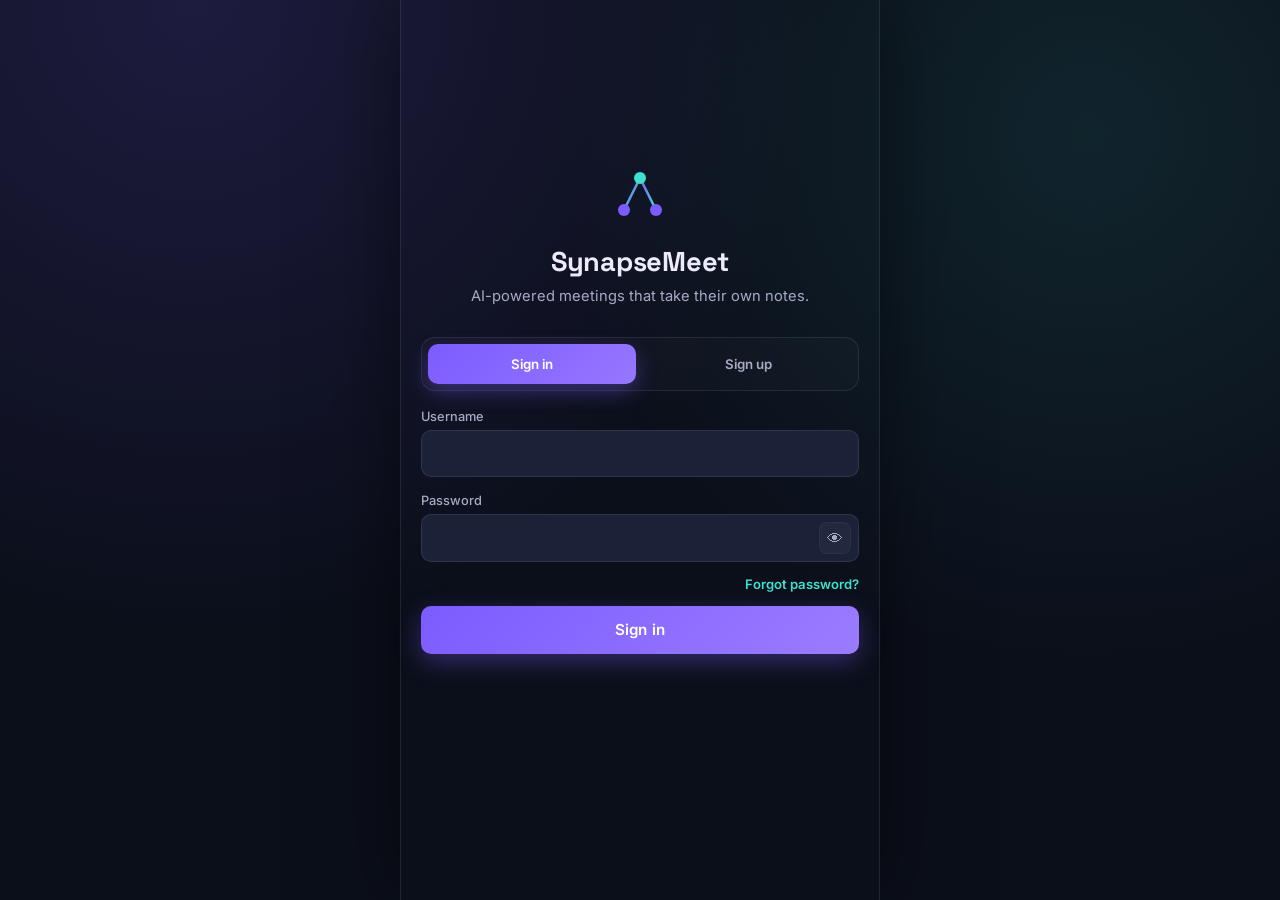
<file: frontend/index.html>
<!DOCTYPE html>
<html lang="en">
<head>
<meta charset="UTF-8">
<meta name="viewport" content="width=device-width, initial-scale=1.0, viewport-fit=cover">
<title>SynapseMeet — Sign in</title>
<link rel="manifest" href="manifest.json">
<link rel="icon" href="assets/icons/synapse-logo.svg">
<link rel="apple-touch-icon" href="assets/icons/synapse-logo.svg">
<link rel="stylesheet" href="css/style.css">
<link rel="stylesheet" href="css/responsive.css">
</head>
<body data-page="auth" data-default-auth-mode="login">
  <div class="app-shell">
    <div class="auth-screen">
      <div class="auth-hero">
        <img class="mark" src="assets/icons/synapse-logo.svg" alt="">
        <h1>SynapseMeet</h1>
        <p>AI-powered meetings that take their own notes.</p>
      </div>

      <div class="auth-switcher" aria-label="Authentication mode selector">
        <button type="button" class="auth-toggle is-active" data-mode="login">Sign in</button>
        <button type="button" class="auth-toggle" data-mode="register">Sign up</button>
      </div>

      <div id="form-error" class="form-error"></div>

      <div class="auth-panel-group">
        <div class="auth-panel active" data-mode="login">
          <form id="login-form">
            <div class="field">
              <label for="username">Username</label>
              <input id="username" name="username" type="text" autocomplete="username" required>
            </div>
            <div class="field">
              <label for="password">Password</label>
              <div class="password-input-wrap">
                <input id="password" name="password" type="password" autocomplete="current-password" required>
                <button type="button" class="password-toggle" data-target="password" aria-label="Show password" aria-pressed="false" title="Show password">
                  <span aria-hidden="true">👁</span>
                </button>
              </div>
            </div>
            <div class="form-actions-inline">
              <a href="forgot-password.html" class="text-link">Forgot password?</a>
            </div>
            <button type="submit" class="btn btn-primary btn-block">Sign in</button>
          </form>
        </div>

        <div class="auth-panel" data-mode="register" hidden>
          <form id="register-form">
            <div class="field">
              <label for="reg-display-name">Display name</label>
              <input id="reg-display-name" type="text" required>
            </div>
            <div class="field">
              <label for="reg-username">Username</label>
              <input id="reg-username" type="text" autocomplete="username" required>
            </div>
            <div class="field">
              <label for="reg-email">Email</label>
              <input id="reg-email" type="email" autocomplete="email" required>
            </div>
            <div class="field">
              <label for="reg-password">Password</label>
              <div class="password-input-wrap">
                <input id="reg-password" type="password" autocomplete="new-password" required>
                <button type="button" class="password-toggle" data-target="reg-password" aria-label="Show password" aria-pressed="false" title="Show password">
                  <span aria-hidden="true">👁</span>
                </button>
              </div>
              <p class="field-hint">Use at least 8 characters.</p>
            </div>
            <button type="submit" class="btn btn-primary btn-block">Create account</button>
          </form>
        </div>
      </div>
    </div>
  </div>
  <script src="js/config.js"></script>
  <script src="js/api.js"></script>
  <script src="js/sw-register.js"></script>
  <script src="js/auth.js"></script>
</body>
</html>
</file>
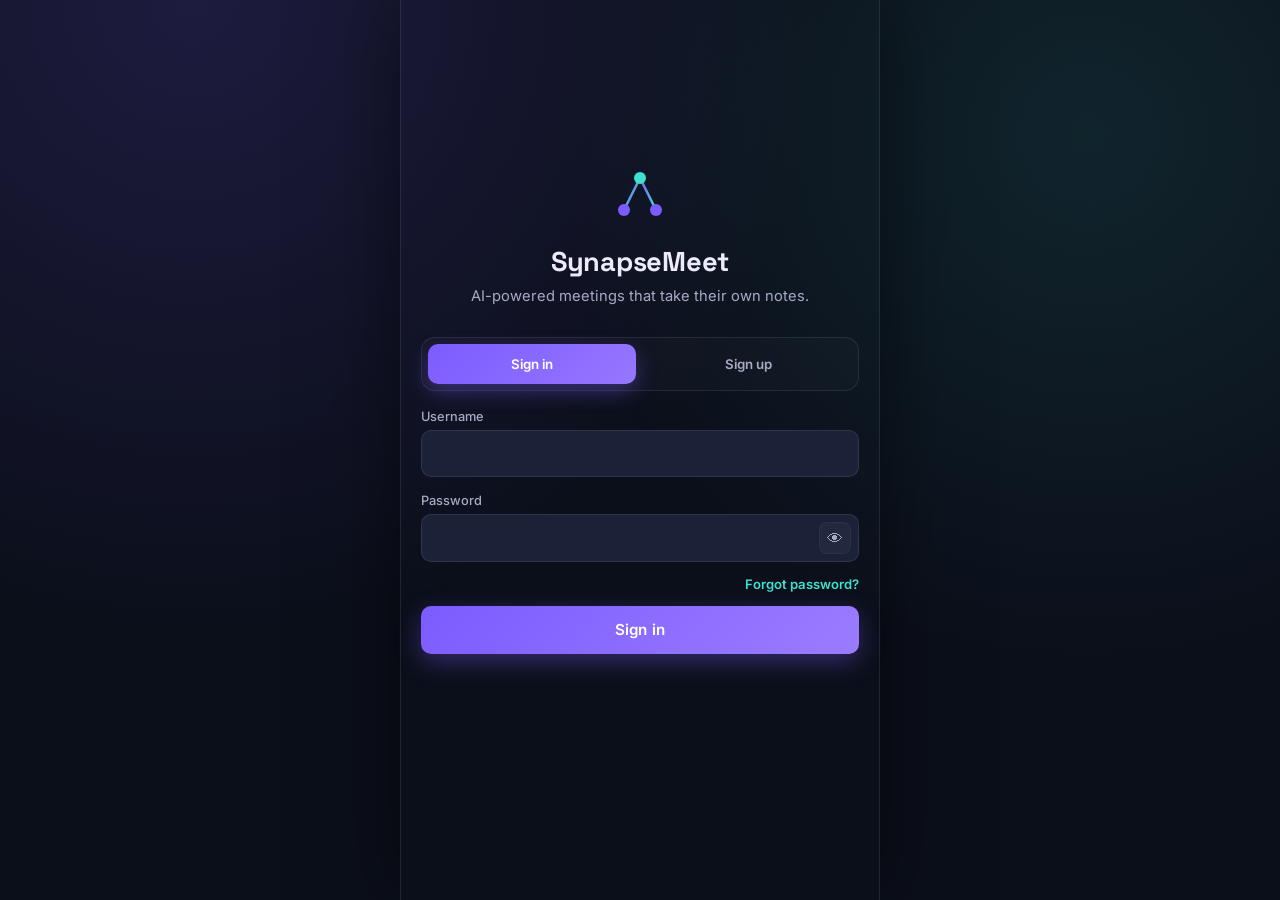
<file: frontend/dashboard.html>
<!DOCTYPE html>
<html lang="en">
<head>
<meta charset="UTF-8">
<meta name="viewport" content="width=device-width, initial-scale=1.0, viewport-fit=cover">
<title>SynapseMeet — Dashboard</title>
<link rel="manifest" href="manifest.json">
<link rel="icon" href="assets/icons/synapse-logo.svg">
<link rel="stylesheet" href="css/style.css">
<link rel="stylesheet" href="css/responsive.css">
<style>
  .topbar-avatar-link {
    --size: 36px;
  }

  .join-form {
    display: flex;
    gap: 10px;
    align-items: flex-end;
  }

  .field--join {
    flex: 1;
    margin-bottom: 0;
  }

  .hidden {
    display: none !important;
  }
</style>
</head>
<body data-page="dashboard">
  <div class="app-shell">
    <header class="topbar">
      <div class="brand"><img src="assets/icons/synapse-logo.svg" alt=""> Synapse<span class="accent">Meet</span></div>
      <a href="profile.html" class="synapse-ring topbar-avatar-link"><div class="avatar" id="topbar-avatar">•</div></a>
    </header>

    <main class="screen">
      <div class="screen-header">
        <span class="eyebrow">Welcome back</span>
        <h1><span id="greeting-name">there</span> 👋</h1>
        <p class="sub">Here's what's happening across your meetings.</p>
      </div>

      <form id="join-by-code-form" class="card join-form">
        <div class="field field--join">
          <label for="room-code-input">Join with a room code</label>
          <input id="room-code-input" type="text" placeholder="e.g. kx7-qpz">
        </div>
        <button type="submit" class="btn btn-secondary">Join</button>
      </form>

      <div class="section-title">Your meetings</div>
      <div id="meeting-list"></div>
      <div id="empty-state" class="empty-state hidden">
        <strong>No meetings yet</strong>
        Tap the + button to schedule your first AI-assisted meeting.
      </div>
    </main>

    <button id="fab-new-meeting" class="fab" aria-label="New meeting">+</button>

    <nav class="bottom-nav">
      <a href="dashboard.html" class="active">
        <svg viewBox="0 0 24 24" fill="none" stroke="currentColor" stroke-width="2"><path d="M3 11l9-8 9 8"/><path d="M5 10v10h14V10"/></svg>
        Home
      </a>
      <a href="meeting-create.html">
        <svg viewBox="0 0 24 24" fill="none" stroke="currentColor" stroke-width="2"><rect x="3" y="5" width="18" height="14" rx="2"/><path d="M9 10l6 4-6 4z" fill="currentColor" stroke="none"/></svg>
        Schedule
      </a>
      <a href="profile.html">
        <svg viewBox="0 0 24 24" fill="none" stroke="currentColor" stroke-width="2"><circle cx="12" cy="8" r="4"/><path d="M4 20c0-4 4-6 8-6s8 2 8 6"/></svg>
        Profile
      </a>
    </nav>
  </div>
  <script src="js/config.js"></script>
  <script src="js/api.js"></script>
  <script src="js/sw-register.js"></script>
  <script src="js/dashboard.js"></script>
</body>
</html>
</file>
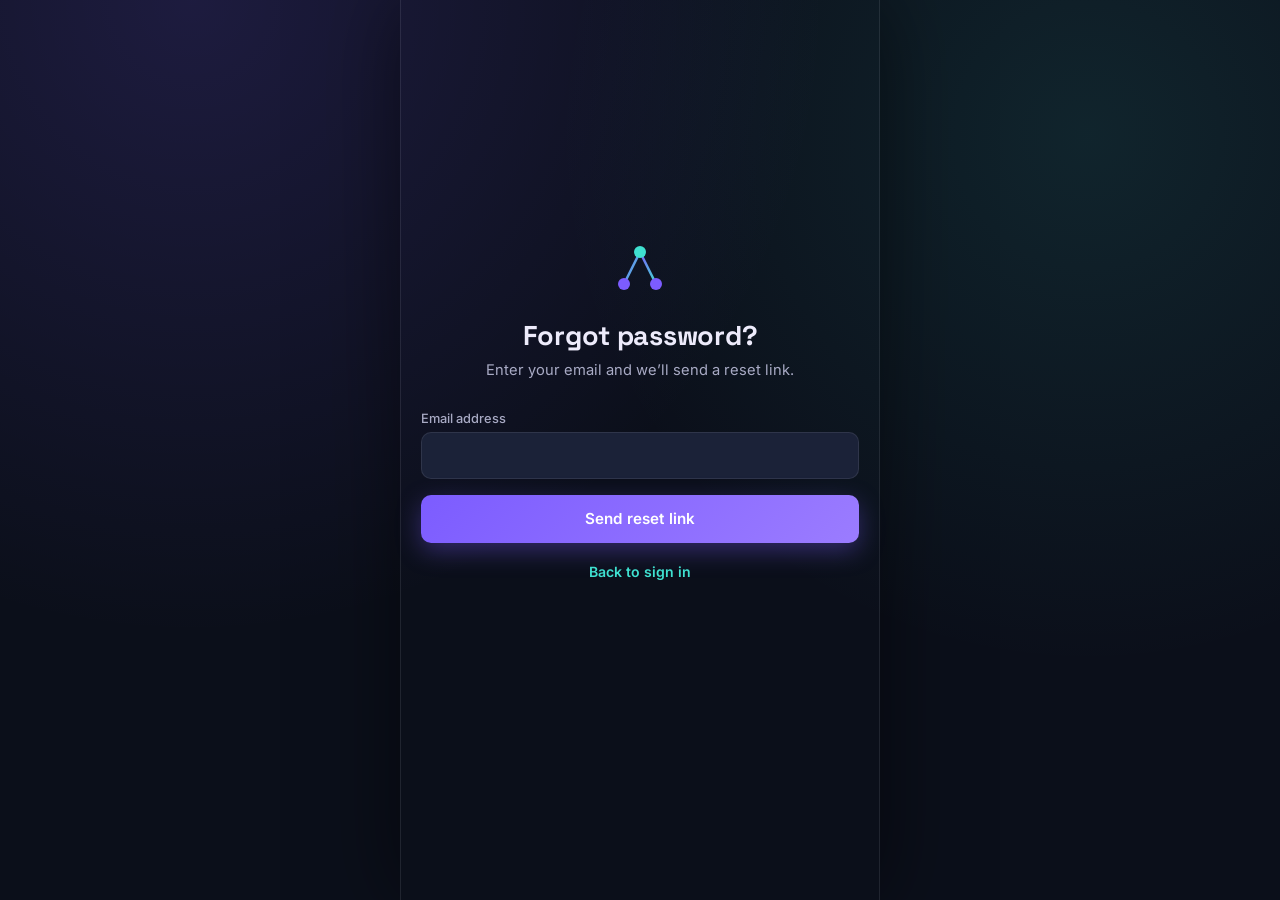
<file: frontend/forgot-password.html>
<!DOCTYPE html>
<html lang="en">
<head>
<meta charset="UTF-8">
<meta name="viewport" content="width=device-width, initial-scale=1.0, viewport-fit=cover">
<title>SynapseMeet — Forgot password</title>
<link rel="manifest" href="manifest.json">
<link rel="icon" href="assets/icons/synapse-logo.svg">
<link rel="stylesheet" href="css/style.css">
<link rel="stylesheet" href="css/responsive.css">
</head>
<body data-page="auth">
  <div class="app-shell">
    <div class="auth-screen">
      <div class="auth-hero">
        <img class="mark" src="assets/icons/synapse-logo.svg" alt="">
        <h1>Forgot password?</h1>
        <p>Enter your email and we’ll send a reset link.</p>
      </div>

      <div id="form-error" class="form-error"></div>
      <div id="form-success" class="form-success" hidden></div>

      <form id="forgot-form">
        <div class="field">
          <label for="reset-email">Email address</label>
          <input id="reset-email" type="email" autocomplete="email" required>
        </div>
        <button type="submit" class="btn btn-primary btn-block">Send reset link</button>
      </form>

      <div class="auth-switch">
        <a href="index.html">Back to sign in</a>
      </div>
    </div>
  </div>

  <script src="js/config.js"></script>
  <script src="js/api.js"></script>
  <script src="js/sw-register.js"></script>
  <script>
    document.addEventListener('DOMContentLoaded', () => {
      const form = document.getElementById('forgot-form');
      const errorBox = document.getElementById('form-error');
      const successBox = document.getElementById('form-success');

      form.addEventListener('submit', async (e) => {
        e.preventDefault();
        errorBox.classList.remove('visible');
        successBox.hidden = true;

        const email = document.getElementById('reset-email').value.trim();

        try {
          const response = await SynapseAPI.requestPasswordReset(email);
          successBox.textContent = response.message;
          successBox.hidden = false;
          successBox.classList.add('visible');
          form.reset();
        } catch (err) {
          errorBox.textContent = err.message || 'Unable to send reset link.';
          errorBox.classList.add('visible');
        }
      });
    });
  </script>
</body>
</html>
</file>
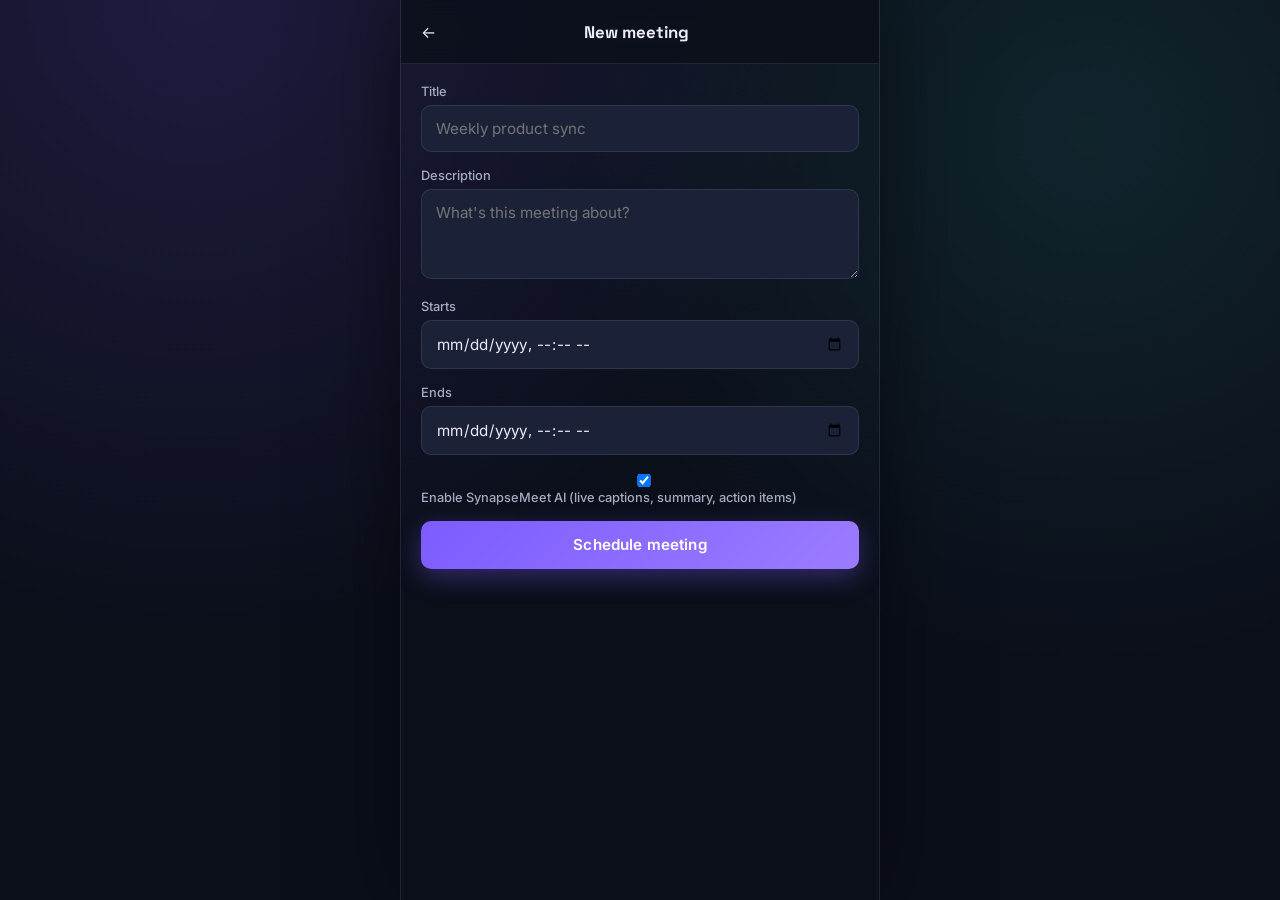
<file: frontend/meeting-create.html>
<!DOCTYPE html>
<html lang="en">
<head>
<meta charset="UTF-8">
<meta name="viewport" content="width=device-width, initial-scale=1.0, viewport-fit=cover">
<title>SynapseMeet — Schedule a meeting</title>
<link rel="manifest" href="manifest.json">
<link rel="icon" href="assets/icons/synapse-logo.svg">
<link rel="stylesheet" href="css/style.css">
<link rel="stylesheet" href="css/responsive.css">
</head>
<body data-page="meeting-create">
  <div class="app-shell">
    <header class="topbar">
      <a href="dashboard.html" aria-label="Back">←</a>
      <div class="brand">New meeting</div>
      <span style="width:22px;"></span>
    </header>

    <main class="screen">
      <div id="form-error" class="form-error"></div>
      <form id="create-meeting-form">
        <div class="field">
          <label for="title">Title</label>
          <input id="title" type="text" placeholder="Weekly product sync" required>
        </div>
        <div class="field">
          <label for="description">Description</label>
          <textarea id="description" placeholder="What's this meeting about?"></textarea>
        </div>
        <div class="field">
          <label for="scheduled_start">Starts</label>
          <input id="scheduled_start" type="datetime-local" required>
        </div>
        <div class="field">
          <label for="scheduled_end">Ends</label>
          <input id="scheduled_end" type="datetime-local">
        </div>
        <div class="field">
          <label class="checkbox-row">
            <input type="checkbox" id="is_ai_enabled" checked>
            Enable SynapseMeet AI (live captions, summary, action items)
          </label>
        </div>
        <button type="submit" class="btn btn-primary btn-block">Schedule meeting</button>
      </form>
    </main>
  </div>
  <script src="js/config.js"></script>
  <script src="js/api.js"></script>
  <script src="js/sw-register.js"></script>
  <script>
    document.getElementById('create-meeting-form').addEventListener('submit', async (e) => {
      e.preventDefault();
      const errorBox = document.getElementById('form-error');
      errorBox.classList.remove('visible');
      const payload = {
        title: document.getElementById('title').value.trim(),
        description: document.getElementById('description').value.trim(),
        scheduled_start: document.getElementById('scheduled_start').value,
        scheduled_end: document.getElementById('scheduled_end').value || null,
        is_ai_enabled: document.getElementById('is_ai_enabled').checked,
      };
      try {
        const meeting = await SynapseAPI.createMeeting(payload);
        window.location.href = `meeting-room.html?id=${meeting.id}`;
      } catch (err) {
        errorBox.textContent = 'Could not schedule this meeting. ' + err.message;
        errorBox.classList.add('visible');
      }
    });
  </script>
</body>
</html>
</file>
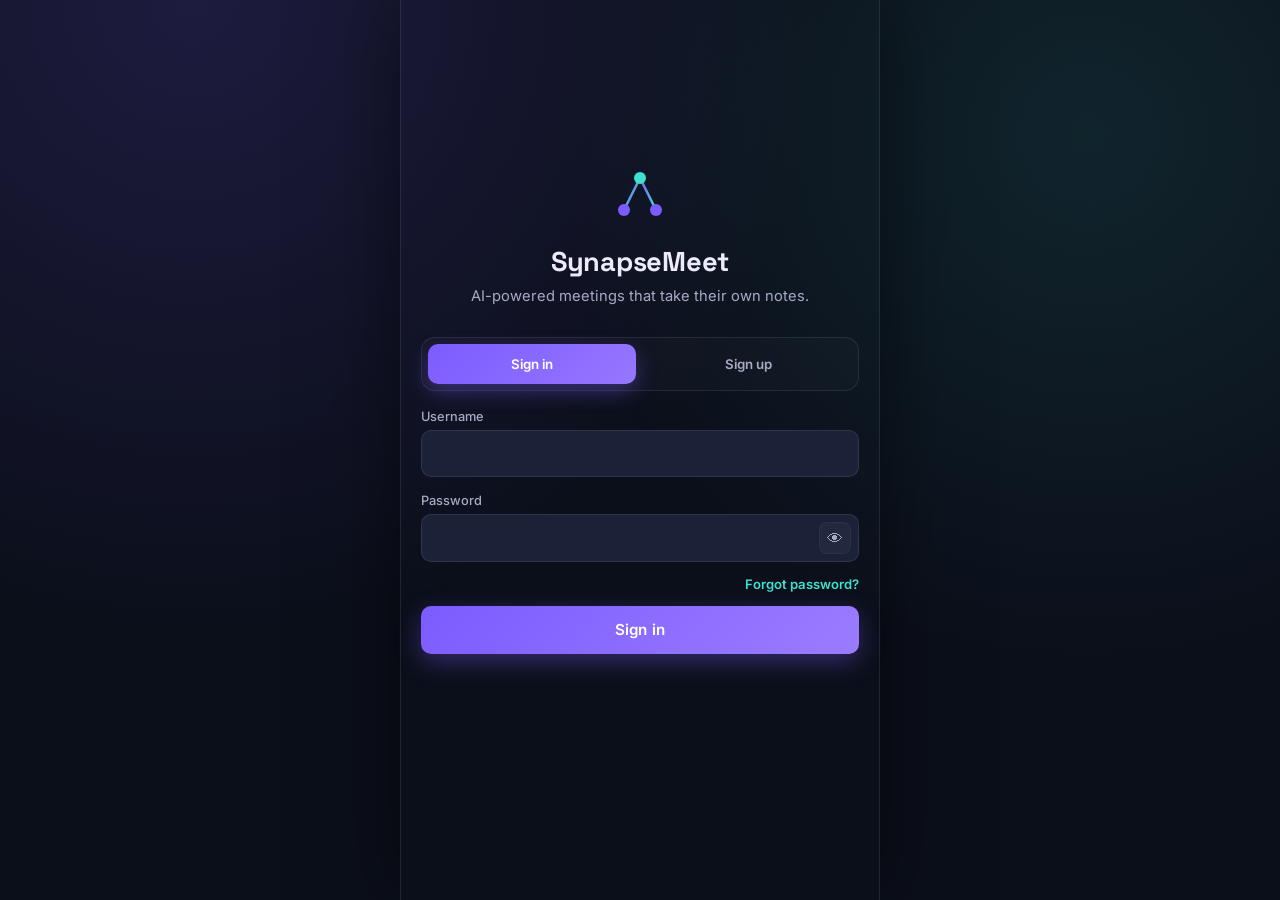
<file: frontend/meeting-room.html>
<!DOCTYPE html>
<html lang="en">
<head>
<meta charset="UTF-8">
<meta name="viewport" content="width=device-width, initial-scale=1.0, viewport-fit=cover">
<title>SynapseMeet — Meeting room</title>
<link rel="manifest" href="manifest.json">
<link rel="icon" href="assets/icons/synapse-logo.svg">
<link rel="stylesheet" href="css/style.css">
<link rel="stylesheet" href="css/responsive.css">
</head>
<body data-page="meeting-room">
  <div class="app-shell meeting-room">
    <header class="room-header">
      <a href="dashboard.html" aria-label="Back">←</a>
      <div>
        <div class="room-title" id="room-title">Loading…</div>
        <div class="room-code">Room code: <span id="room-code">—</span></div>
      </div>
      <span class="live-badge"><span class="dot"></span>Live</span>
    </header>

    <div id="participant-grid" class="participant-grid"></div>

    <div class="room-tabs">
      <button class="active" data-panel="panel-ai">AI Assistant</button>
      <button data-panel="panel-chat">Chat</button>
      <button data-panel="panel-actions">Action items</button>
    </div>

    <section id="panel-ai" class="room-panel">
      <div class="ai-note">
        <div class="ai-note-label">✦ Meeting summary</div>
        <div id="ai-summary-box">Loading summary…</div>
        <button id="generate-summary" class="btn btn-secondary" style="margin-top:12px; width:100%;">Regenerate summary</button>
      </div>
      <div class="section-title">Live captions</div>
      <div id="live-captions"></div>
    </section>

    <section id="panel-chat" class="room-panel" hidden>
      <div class="chat-messages"></div>
      <form id="chat-form" class="chat-input-row">
        <input id="chat-input" type="text" autocomplete="off">
        <button type="submit" aria-label="Send">➤</button>
      </form>
    </section>

    <section id="panel-actions" class="room-panel" hidden>
      <div id="action-item-list"></div>
    </section>

    <div class="controls-bar">
      <button id="toggle-mic" class="btn btn-icon btn-secondary" aria-label="Toggle microphone">🎙️</button>
      <button id="toggle-camera" class="btn btn-icon btn-secondary" aria-label="Toggle camera">📷</button>
      <button id="toggle-screen-share" class="btn btn-icon btn-secondary" aria-label="Toggle screen share">🖥️</button>
      <button id="toggle-screen-record" class="btn btn-icon btn-secondary" aria-label="Toggle screen recording">⏺️</button>
      <button id="toggle-ai" class="btn btn-icon btn-secondary ai-on" aria-label="Toggle AI assistant">✦</button>
      <button id="leave-meeting" class="btn btn-icon btn-danger" aria-label="Leave meeting">⏻</button>
    </div>
  </div>
  <script src="js/config.js"></script>
  <script src="js/api.js"></script>
  <script src="js/sw-register.js"></script>
  <script src="js/ai-assistant.js"></script>
  <script src="js/meeting.js"></script>
</body>
</html>
</file>
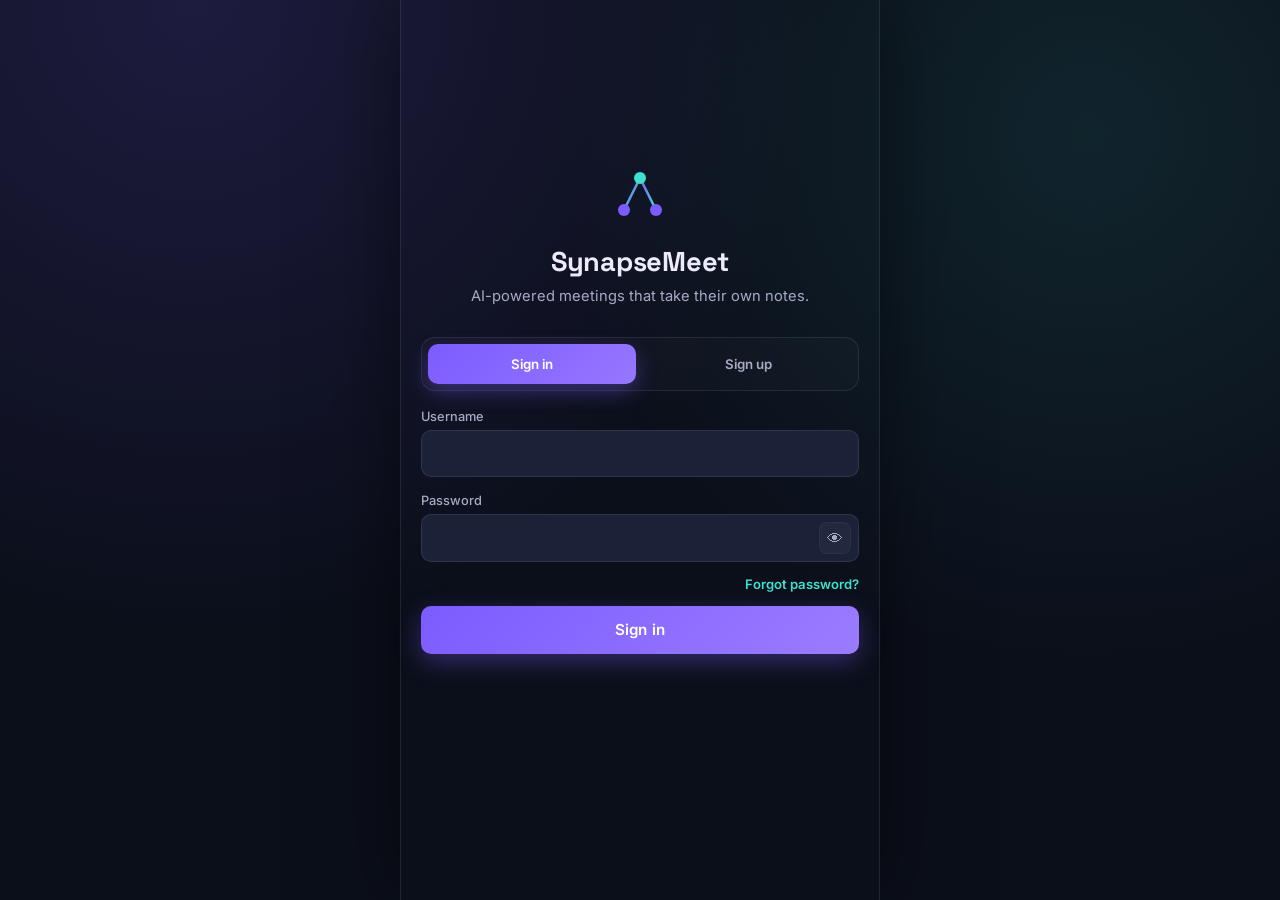
<file: frontend/profile.html>
<!DOCTYPE html>
<html lang="en">
<head>
<meta charset="UTF-8">
<meta name="viewport" content="width=device-width, initial-scale=1.0, viewport-fit=cover">
<title>SynapseMeet — Profile</title>
<link rel="manifest" href="manifest.json">
<link rel="icon" href="assets/icons/synapse-logo.svg">
<link rel="stylesheet" href="css/style.css">
<link rel="stylesheet" href="css/responsive.css">
</head>
<body data-page="profile">
  <div class="app-shell">
    <header class="topbar">
      <a href="dashboard.html" aria-label="Back">←</a>
      <div class="brand">Profile</div>
      <span class="topbar-spacer" aria-hidden="true"></span>
    </header>

    <main class="screen">
      <div class="profile-header">
        <label class="profile-avatar-picker" for="avatar-input" title="Choose profile photo">
          <div class="synapse-ring profile-avatar-ring"><div class="avatar" id="profile-avatar">•</div></div>
          <span class="avatar-edit" aria-hidden="true">+</span>
        </label>
        <input id="avatar-input" type="file" accept="image/jpeg,image/png,image/webp" hidden>
        <h2 id="profile-name">—</h2>
        <p id="profile-email">—</p>
      </div>

      <div class="section-title">Preferences</div>
      <div class="settings-row">
        <span>Live AI captions</span>
        <button id="toggle-captions" class="toggle"></button>
            </div>
      <div class="settings-row">
        <label for="job-title">Job title</label>
        <input id="job-title" class="job-title-input" type="text" placeholder="Add job title">
      </div>

      <div class="section-title">Account</div>
      <form id="password-form" class="profile-form">
        <div class="field">
          <label for="current-password">Current password</label>
          <input id="current-password" type="password" autocomplete="current-password" required>
        </div>
        <div class="field">
          <label for="new-password">New password</label>
          <input id="new-password" type="password" autocomplete="new-password" minlength="8" required>
        </div>
        <div class="field">
          <label for="confirm-password">Confirm new password</label>
          <input id="confirm-password" type="password" autocomplete="new-password" minlength="8" required>
        </div>
        <p id="profile-feedback" class="profile-feedback" role="status"></p>
        <button type="submit" id="change-password-btn" class="btn btn-secondary btn-block">Change password</button>
      </form>
      <button id="logout-btn" class="btn btn-danger btn-block profile-logout">Sign out</button>
    </main>

    <nav class="bottom-nav">
      <a href="dashboard.html">
        <svg viewBox="0 0 24 24" fill="none" stroke="currentColor" stroke-width="2"><path d="M3 11l9-8 9 8"/><path d="M5 10v10h14V10"/></svg>
        Home
      </a>
      <a href="meeting-create.html">
        <svg viewBox="0 0 24 24" fill="none" stroke="currentColor" stroke-width="2"><rect x="3" y="5" width="18" height="14" rx="2"/><path d="M9 10l6 4-6 4z" fill="currentColor" stroke="none"/></svg>
        Schedule
      </a>
      <a href="profile.html" class="active">
        <svg viewBox="0 0 24 24" fill="none" stroke="currentColor" stroke-width="2"><circle cx="12" cy="8" r="4"/><path d="M4 20c0-4 4-6 8-6s8 2 8 6"/></svg>
        Profile
      </a>
    </nav>
  </div>
  <script src="js/config.js"></script>
  <script src="js/api.js"></script>
  <script src="js/sw-register.js"></script>
  <script>
    document.addEventListener('DOMContentLoaded', async () => {
      if (!SynapseAPI.isAuthenticated()) { window.location.href = 'index.html'; return; }
      const user = SynapseAPI.getCurrentUser();
      const profile = (user && user.profile) || {};
      document.getElementById('profile-name').textContent = profile.display_name || user.username;
      document.getElementById('profile-email').textContent = user.email || '';
      const avatar = document.getElementById('profile-avatar');
      const resolveMediaUrl = (url) => {
        if (!url) return '';
        return new URL(url, window.location.origin).href;
      };
      const avatarUrl = resolveMediaUrl(profile.avatar);
      if (avatarUrl) {
        avatar.textContent = '';
        avatar.style.backgroundImage = `url("${avatarUrl}")`;
        avatar.classList.add('has-image');
      } else {
        avatar.textContent = (profile.display_name || user.username || '?').slice(0,2).toUpperCase();
      }
      document.getElementById('job-title').value = profile.job_title || '';

      const feedback = document.getElementById('profile-feedback');
      const showFeedback = (message, isError = false) => {
        feedback.textContent = message;
        feedback.classList.toggle('is-error', isError);
      };

      document.getElementById('avatar-input').addEventListener('change', async (event) => {
        const file = event.target.files[0];
        if (!file) return;
        if (file.size > 5 * 1024 * 1024) {
          showFeedback('Photo must be smaller than 5 MB.', true);
          return;
        }
        const formData = new FormData();
        formData.append('avatar', file);
        try {
          const updatedProfile = await SynapseAPI.updateProfile(formData);
          avatar.textContent = '';
          avatar.style.backgroundImage = `url("${resolveMediaUrl(updatedProfile.avatar)}")`;
          avatar.classList.add('has-image');
          const currentUser = await SynapseAPI.fetchMe();
          localStorage.setItem('sm_user', JSON.stringify(currentUser));
          showFeedback('Profile photo updated.');
        } catch (error) {
          showFeedback(error.message || 'Could not upload photo.', true);
        }
      });

      const captionsToggle = document.getElementById('toggle-captions');
      let captionsOn = profile.ai_captions_enabled !== false;
      const render = () => captionsToggle.classList.toggle('on', captionsOn);
      render();
      captionsToggle.addEventListener('click', async () => {
        captionsOn = !captionsOn;
        render();
        try { await SynapseAPI.updateProfile({ ai_captions_enabled: captionsOn }); } catch (e) {}
      });

      document.getElementById('job-title').addEventListener('change', async (e) => {
        try { await SynapseAPI.updateProfile({ job_title: e.target.value }); } catch (err) {}
      });

      document.getElementById('password-form').addEventListener('submit', async (event) => {
        event.preventDefault();
        const button = document.getElementById('change-password-btn');
        button.disabled = true;
        showFeedback('Updating password...');
        try {
          await SynapseAPI.changePassword({
            current_password: document.getElementById('current-password').value,
            new_password: document.getElementById('new-password').value,
            confirm_password: document.getElementById('confirm-password').value,
          });
          event.target.reset();
          showFeedback('Password changed successfully.');
        } catch (error) {
          showFeedback(error.message || 'Could not change password.', true);
        } finally {
          button.disabled = false;
        }
      });

      document.getElementById('logout-btn').addEventListener('click', () => {
        SynapseAPI.logout();
        window.location.href = 'index.html';
      });
    });
  </script>
</body>
</html>
</file>
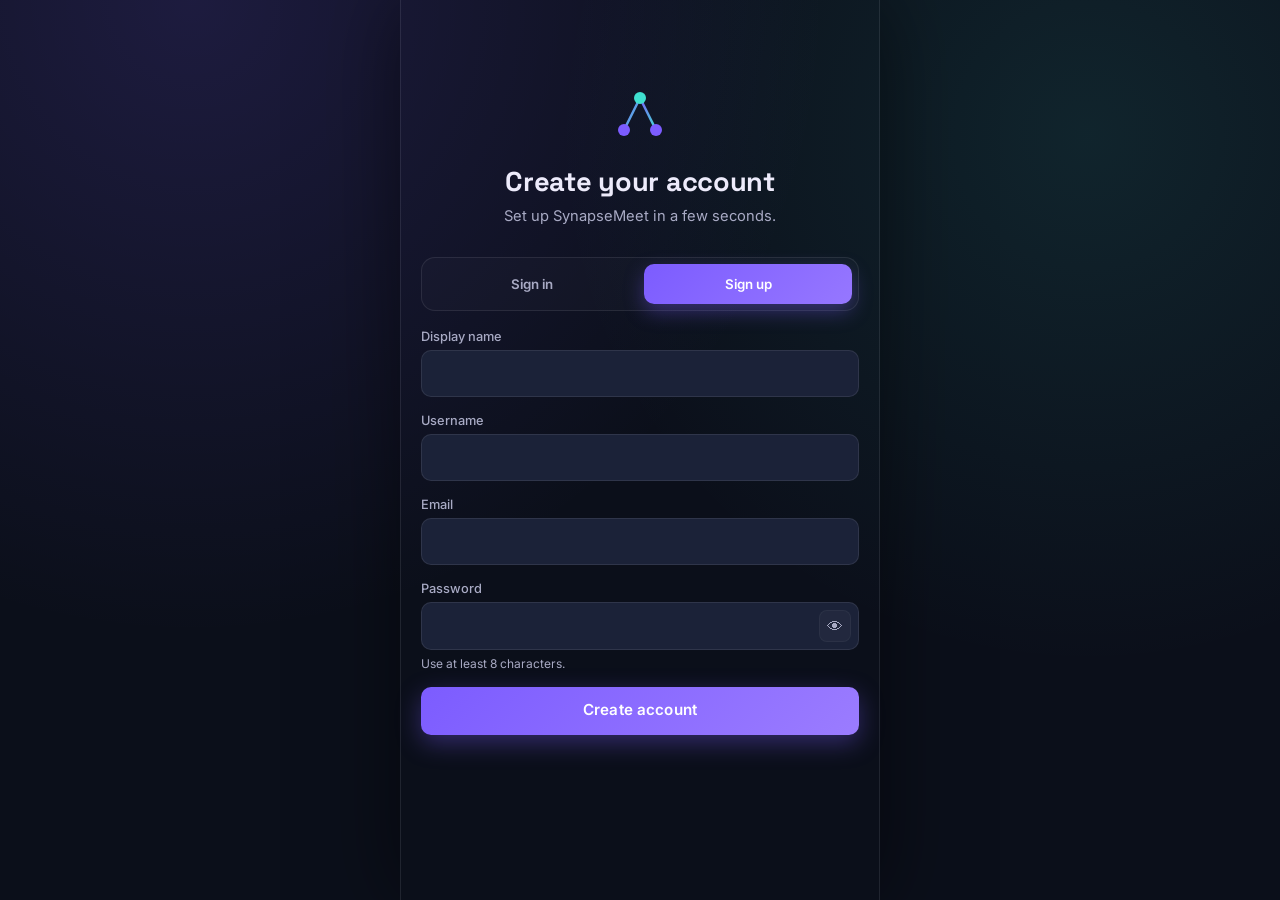
<file: frontend/register.html>
<!DOCTYPE html>
<html lang="en">
<head>
<meta charset="UTF-8">
<meta name="viewport" content="width=device-width, initial-scale=1.0, viewport-fit=cover">
<title>SynapseMeet — Create account</title>
<link rel="manifest" href="manifest.json">
<link rel="icon" href="assets/icons/synapse-logo.svg">
<link rel="stylesheet" href="css/style.css">
<link rel="stylesheet" href="css/responsive.css">
</head>
<body data-page="auth" data-default-auth-mode="register">
  <div class="app-shell">
    <div class="auth-screen">
      <div class="auth-hero">
        <img class="mark" src="assets/icons/synapse-logo.svg" alt="">
        <h1>Create your account</h1>
        <p>Set up SynapseMeet in a few seconds.</p>
      </div>

      <div class="auth-switcher" aria-label="Authentication mode selector">
        <button type="button" class="auth-toggle" data-mode="login">Sign in</button>
        <button type="button" class="auth-toggle is-active" data-mode="register">Sign up</button>
      </div>

      <div id="form-error" class="form-error"></div>

      <div class="auth-panel-group">
        <div class="auth-panel" data-mode="login" hidden>
          <form id="login-form">
            <div class="field">
              <label for="username">Username</label>
              <input id="username" name="username" type="text" autocomplete="username" required>
            </div>
            <div class="field">
              <label for="password">Password</label>
              <div class="password-input-wrap">
                <input id="password" name="password" type="password" autocomplete="current-password" required>
                <button type="button" class="password-toggle" data-target="password" aria-label="Show password" aria-pressed="false" title="Show password">
                  <span aria-hidden="true">👁</span>
                </button>
              </div>
            </div>
            <button type="submit" class="btn btn-primary btn-block">Sign in</button>
          </form>
        </div>

        <div class="auth-panel active" data-mode="register">
          <form id="register-form">
            <div class="field">
              <label for="reg-display-name">Display name</label>
              <input id="reg-display-name" type="text" required>
            </div>
            <div class="field">
              <label for="reg-username">Username</label>
              <input id="reg-username" type="text" autocomplete="username" required>
            </div>
            <div class="field">
              <label for="reg-email">Email</label>
              <input id="reg-email" type="email" autocomplete="email" required>
            </div>
            <div class="field">
              <label for="reg-password">Password</label>
              <div class="password-input-wrap">
                <input id="reg-password" type="password" autocomplete="new-password" required>
                <button type="button" class="password-toggle" data-target="reg-password" aria-label="Show password" aria-pressed="false" title="Show password">
                  <span aria-hidden="true">👁</span>
                </button>
              </div>
              <p class="field-hint">Use at least 8 characters.</p>
            </div>
            <button type="submit" class="btn btn-primary btn-block">Create account</button>
          </form>
        </div>
      </div>
    </div>
  </div>
  <script src="js/config.js"></script>
  <script src="js/api.js"></script>
  <script src="js/sw-register.js"></script>
  <script src="js/auth.js"></script>
</body>
</html>
</file>
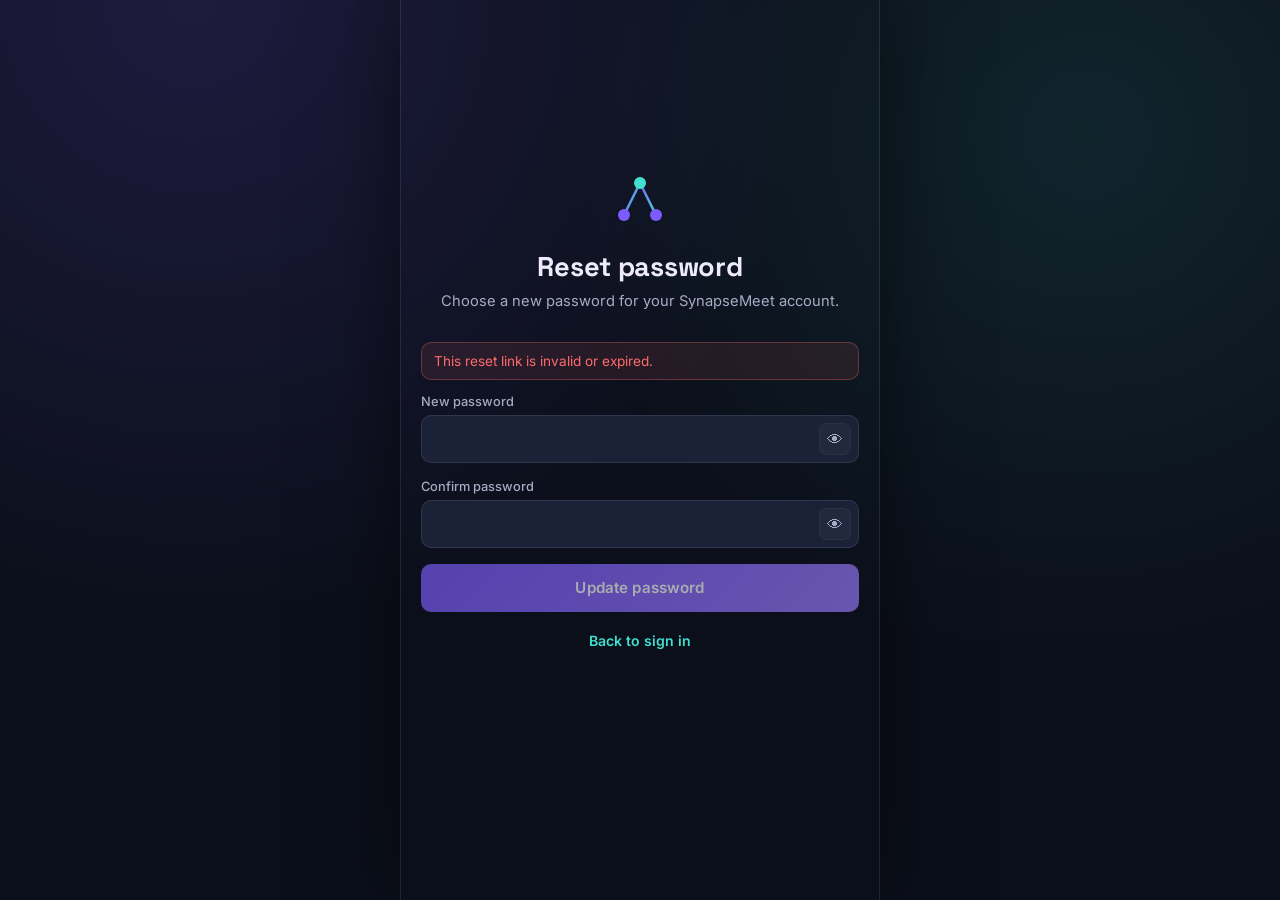
<file: frontend/reset-password.html>
<!DOCTYPE html>
<html lang="en">
<head>
<meta charset="UTF-8">
<meta name="viewport" content="width=device-width, initial-scale=1.0, viewport-fit=cover">
<title>SynapseMeet — Reset password</title>
<link rel="manifest" href="manifest.json">
<link rel="icon" href="assets/icons/synapse-logo.svg">
<link rel="stylesheet" href="css/style.css">
<link rel="stylesheet" href="css/responsive.css">
</head>
<body data-page="auth">
  <div class="app-shell">
    <div class="auth-screen">
      <div class="auth-hero">
        <img class="mark" src="assets/icons/synapse-logo.svg" alt="">
        <h1>Reset password</h1>
        <p>Choose a new password for your SynapseMeet account.</p>
      </div>

      <div id="form-error" class="form-error"></div>
      <div id="form-success" class="form-success" hidden></div>

      <form id="reset-form">
        <div class="field">
          <label for="new-password">New password</label>
          <div class="password-input-wrap">
            <input id="new-password" name="new-password" type="password" autocomplete="new-password" required>
            <button type="button" class="password-toggle" data-target="new-password" aria-label="Show password" aria-pressed="false" title="Show password">
              <span aria-hidden="true">👁</span>
            </button>
          </div>
        </div>

        <div class="field">
          <label for="confirm-password">Confirm password</label>
          <div class="password-input-wrap">
            <input id="confirm-password" name="confirm-password" type="password" autocomplete="new-password" required>
            <button type="button" class="password-toggle" data-target="confirm-password" aria-label="Show password" aria-pressed="false" title="Show password">
              <span aria-hidden="true">👁</span>
            </button>
          </div>
        </div>

        <button type="submit" class="btn btn-primary btn-block">Update password</button>
      </form>

      <div class="auth-switch">
        <a href="index.html">Back to sign in</a>
      </div>
    </div>
  </div>

  <script src="js/config.js"></script>
  <script src="js/api.js"></script>
  <script src="js/sw-register.js"></script>
  <script>
    document.addEventListener('DOMContentLoaded', () => {
      const params = new URLSearchParams(window.location.search);
      const uid = params.get('uid');
      const token = params.get('token');
      const form = document.getElementById('reset-form');
      const errorBox = document.getElementById('form-error');
      const successBox = document.getElementById('form-success');

      const togglePassword = (inputId) => {
        const input = document.getElementById(inputId);
        const toggle = document.querySelector(`[data-target="${inputId}"]`);
        if (!input || !toggle) return;
        toggle.addEventListener('click', () => {
          const show = input.type === 'password';
          input.type = show ? 'text' : 'password';
          toggle.classList.toggle('is-visible', show);
          toggle.setAttribute('aria-label', show ? 'Hide password' : 'Show password');
          toggle.setAttribute('aria-pressed', String(show));
          toggle.title = show ? 'Hide password' : 'Show password';
        });
      };

      togglePassword('new-password');
      togglePassword('confirm-password');

      if (!uid || !token) {
        errorBox.textContent = 'This reset link is invalid or expired.';
        errorBox.classList.add('visible');
        form.querySelector('button[type="submit"]').disabled = true;
        return;
      }

      form.addEventListener('submit', async (e) => {
        e.preventDefault();
        errorBox.classList.remove('visible');
        successBox.hidden = true;

        const password = document.getElementById('new-password').value;
        const confirmPassword = document.getElementById('confirm-password').value;

        if (password !== confirmPassword) {
          errorBox.textContent = 'Passwords do not match.';
          errorBox.classList.add('visible');
          return;
        }

        try {
          await SynapseAPI.confirmPasswordReset(uid, token, password);
          successBox.textContent = 'Password updated successfully. Redirecting to sign in…';
          successBox.hidden = false;
          successBox.classList.add('visible');
          setTimeout(() => {
            window.location.href = 'index.html';
          }, 1500);
        } catch (err) {
          errorBox.textContent = err.message || 'Could not reset your password.';
          errorBox.classList.add('visible');
        }
      });
    });
  </script>
</body>
</html>
</file>
<file: frontend/css/style.css>
/* =========================================================================
   SynapseMeet - core stylesheet
   Design language: "neural signal" - a deep ink canvas where a violet/cyan
   synapse pulse marks anything alive (a speaking participant, a live
   meeting, an AI thought in progress). Everything else stays quiet and
   disciplined so the pulse reads as meaningful, not decorative.
   ========================================================================= */

@import url('https://fonts.googleapis.com/css2?family=Space+Grotesk:wght@500;600;700&family=Inter:wght@400;500;600&family=IBM+Plex+Mono:wght@400;500&display=swap');

:root {
  /* --- Color tokens --- */
  --ink-950: #0B0F1A;
  --ink-900: #12172A;
  --ink-800: #1B2238;
  --ink-700: #262F4C;
  --line: rgba(237, 235, 251, 0.09);
  --paper: #EDEBFB;
  --paper-dim: #A8AAC4;
  --synapse-violet: #7C5CFF;
  --synapse-violet-dim: #5C42C4;
  --synapse-cyan: #3FE0D0;
  --signal-amber: #FFB454;
  --signal-red: #FF6B6B;

  /* --- Type tokens --- */
  --font-display: 'Space Grotesk', sans-serif;
  --font-body: 'Inter', sans-serif;
  --font-mono: 'IBM Plex Mono', monospace;

  /* --- Layout tokens --- */
  --radius-sm: 10px;
  --radius-md: 16px;
  --radius-lg: 24px;
  --gutter: 20px;
  --nav-height: 72px;
  --topbar-height: 64px;
}

* { box-sizing: border-box; }

html, body {
  margin: 0;
  padding: 0;
  background: var(--ink-950);
  color: var(--paper);
  font-family: var(--font-body);
  -webkit-font-smoothing: antialiased;
  height: 100%;
}

body {
  background-image:
    radial-gradient(circle at 15% 0%, rgba(124, 92, 255, 0.16), transparent 45%),
    radial-gradient(circle at 85% 15%, rgba(63, 224, 208, 0.10), transparent 40%);
  background-attachment: fixed;
}

/* App shell: constrained mobile viewport, centered on wider screens */
.app-shell {
  max-width: 480px;
  margin: 0 auto;
  min-height: 100vh;
  position: relative;
  padding-bottom: calc(var(--nav-height) + 12px);
  display: flex;
  flex-direction: column;
}

a { color: inherit; text-decoration: none; }
button { font-family: inherit; cursor: pointer; }
input, textarea, select {
  font-family: inherit;
  color: var(--paper);
  background: var(--ink-800);
  border: 1px solid var(--line);
}

h1, h2, h3, h4 {
  font-family: var(--font-display);
  margin: 0;
  letter-spacing: -0.01em;
}

p { margin: 0; }

::selection { background: var(--synapse-violet); color: var(--ink-950); }

:focus-visible {
  outline: 2px solid var(--synapse-cyan);
  outline-offset: 2px;
}

/* -------------------------------------------------------------------------
   Top bar
   ------------------------------------------------------------------------- */
.topbar {
  height: var(--topbar-height);
  display: flex;
  align-items: center;
  justify-content: space-between;
  padding: 0 var(--gutter);
  position: sticky;
  top: 0;
  z-index: 20;
  background: rgba(11, 15, 26, 0.82);
  backdrop-filter: blur(10px);
  border-bottom: 1px solid var(--line);
}

.brand {
  display: flex;
  align-items: center;
  gap: 10px;
  font-family: var(--font-display);
  font-weight: 700;
  font-size: 1.05rem;
}
.brand img { width: 26px; height: 26px; }
.brand .accent { color: var(--synapse-cyan); }

/* -------------------------------------------------------------------------
   Signature element: the synapse pulse ring
   Used around any avatar/participant tile that is currently "live" - i.e.
   speaking, or the meeting itself is live. Three nodes + connecting lines
   glow and gently rotate; a quiet static ring when idle.
   ------------------------------------------------------------------------- */
.synapse-ring {
  position: relative;
  width: var(--size, 56px);
  height: var(--size, 56px);
  border-radius: 50%;
  display: grid;
  place-items: center;
  flex-shrink: 0;
}
.synapse-ring::before {
  content: '';
  position: absolute;
  inset: 0;
  border-radius: 50%;
  border: 2px solid var(--line);
  transition: border-color 0.3s ease;
}
.synapse-ring .avatar {
  width: 82%;
  height: 82%;
  border-radius: 50%;
  display: grid;
  place-items: center;
  font-family: var(--font-display);
  font-weight: 600;
  font-size: 0.95rem;
  color: var(--ink-950);
  background: var(--avatar-color, var(--synapse-violet));
}
.synapse-ring.is-speaking::before {
  border-color: var(--synapse-cyan);
  animation: pulse-ring 1.4s ease-in-out infinite;
}
.synapse-ring.is-speaking::after {
  content: '';
  position: absolute;
  inset: -6px;
  border-radius: 50%;
  border: 1.5px solid var(--synapse-cyan);
  opacity: 0.55;
  animation: pulse-ring-outer 1.4s ease-in-out infinite;
}
@keyframes pulse-ring {
  0%, 100% { box-shadow: 0 0 0 0 rgba(63, 224, 208, 0.45); }
  50% { box-shadow: 0 0 0 6px rgba(63, 224, 208, 0); }
}
@keyframes pulse-ring-outer {
  0%, 100% { transform: scale(1); opacity: 0.55; }
  50% { transform: scale(1.12); opacity: 0; }
}
@media (prefers-reduced-motion: reduce) {
  .synapse-ring.is-speaking::before,
  .synapse-ring.is-speaking::after { animation: none; }
}

/* Live badge (dashboard cards, meeting header) */
.live-badge {
  display: inline-flex;
  align-items: center;
  gap: 6px;
  font-family: var(--font-mono);
  font-size: 0.68rem;
  letter-spacing: 0.06em;
  text-transform: uppercase;
  color: var(--synapse-cyan);
  padding: 4px 9px;
  border-radius: 999px;
  border: 1px solid rgba(63, 224, 208, 0.35);
  background: rgba(63, 224, 208, 0.08);
}
.live-badge .dot {
  width: 6px; height: 6px; border-radius: 50%;
  background: var(--synapse-cyan);
  animation: pulse-dot 1.4s ease-in-out infinite;
}
@keyframes pulse-dot {
  0%, 100% { opacity: 1; } 50% { opacity: 0.35; }
}

/* -------------------------------------------------------------------------
   Buttons
   ------------------------------------------------------------------------- */
.btn {
  border: none;
  border-radius: var(--radius-sm);
  padding: 14px 20px;
  min-height: 48px;
  font-weight: 600;
  font-size: 0.95rem;
  line-height: 1.2;
  display: inline-flex;
  align-items: center;
  justify-content: center;
  gap: 8px;
  transition: transform 0.16s ease, box-shadow 0.16s ease, filter 0.16s ease;
  cursor: pointer;
  letter-spacing: 0.01em;
}
.btn:hover,
.btn:focus-visible {
  transform: translateY(-1px);
  box-shadow: 0 8px 18px rgba(124, 92, 255, 0.18);
}
.btn:active { transform: translateY(0) scale(0.99); }
.btn:disabled {
  opacity: 0.65;
  cursor: not-allowed;
  transform: none;
  box-shadow: none;
}
.btn-primary {
  background: linear-gradient(135deg, var(--synapse-violet), #9B7CFF);
  color: #FFFFFF;
  box-shadow: 0 8px 24px rgba(124, 92, 255, 0.35);
}
.btn-primary:hover { filter: brightness(1.08); }
.btn-secondary {
  background: var(--ink-800);
  color: var(--paper);
  border: 1px solid var(--line);
}
.btn-ghost {
  background: transparent;
  color: var(--paper-dim);
  border: 1px solid var(--line);
}
.btn-danger {
  background: rgba(255, 107, 107, 0.12);
  color: var(--signal-red);
  border: 1px solid rgba(255, 107, 107, 0.35);
  box-shadow: 0 8px 20px rgba(255, 107, 107, 0.12);
}
.btn-block { width: 100%; }
.btn-icon {
  width: 52px; height: 52px; padding: 0; border-radius: 50%;
}

/* -------------------------------------------------------------------------
   Forms
   ------------------------------------------------------------------------- */
.field { margin-bottom: 16px; }
.field label {
  display: block;
  font-size: 0.8rem;
  color: var(--paper-dim);
  margin-bottom: 6px;
  font-weight: 500;
}
.password-input-wrap {
  position: relative;
  display: flex;
  align-items: center;
}
.password-input-wrap input {
  padding-right: 46px;
  min-height: 48px;
}
.password-toggle {
  position: absolute;
  top: 50%;
  right: 8px;
  transform: translateY(-50%);
  width: 32px;
  height: 32px;
  display: inline-flex;
  align-items: center;
  justify-content: center;
  background: rgba(255, 255, 255, 0.03);
  border: 1px solid rgba(255, 255, 255, 0.04);
  color: var(--paper-dim);
  font-size: 1rem;
  cursor: pointer;
  padding: 0;
  border-radius: 8px;
}
.password-toggle:hover,
.password-toggle:focus-visible {
  color: var(--paper);
  background: rgba(255, 255, 255, 0.07);
}
.password-toggle.is-visible {
  color: var(--synapse-cyan);
  border-color: rgba(63, 224, 208, 0.2);
}
.field input, .field textarea, .field select {
  width: 100%;
  padding: 13px 14px;
  border-radius: var(--radius-sm);
  font-size: 0.95rem;
}
.field textarea { resize: vertical; min-height: 90px; }
.field-hint { font-size: 0.75rem; color: var(--paper-dim); margin-top: 6px; }
.form-actions-inline {
  display: flex;
  justify-content: flex-end;
  margin: -2px 0 14px;
}
.text-link {
  color: var(--synapse-cyan);
  font-size: 0.82rem;
  font-weight: 600;
  text-decoration: none;
}
.text-link:hover,
.text-link:focus-visible {
  text-decoration: underline;
}
.checkbox-row {
  display: flex; align-items: center; gap: 10px;
  font-size: 0.88rem; color: var(--paper-dim);
}

/* -------------------------------------------------------------------------
   Cards
   ------------------------------------------------------------------------- */
.card {
  background: var(--ink-900);
  border: 1px solid var(--line);
  border-radius: var(--radius-md);
  padding: 18px;
}

.meeting-card {
  background: var(--ink-900);
  border: 1px solid var(--line);
  border-radius: var(--radius-md);
  padding: 16px;
  margin-bottom: 14px;
  display: flex;
  flex-direction: column;
  gap: 10px;
}
.meeting-card .meeting-card-top {
  display: flex; justify-content: space-between; align-items: flex-start; gap: 10px;
}
.meeting-card h3 { font-size: 1rem; font-weight: 600; }
.meeting-card .meta {
  font-family: var(--font-mono);
  font-size: 0.72rem;
  color: var(--paper-dim);
  display: flex; gap: 10px; flex-wrap: wrap;
}
.meeting-card .avatars { display: flex; }
.meeting-card .avatars .synapse-ring { width: 30px; height: 30px; margin-left: -8px; }
.meeting-card .avatars .synapse-ring:first-child { margin-left: 0; }
.meeting-card .avatars .synapse-ring .avatar { font-size: 0.65rem; }

/* -------------------------------------------------------------------------
   Sections / page structure
   ------------------------------------------------------------------------- */
.screen { padding: 20px var(--gutter) 12px; flex: 1; }
.screen-header { margin-bottom: 18px; }
.screen-header .eyebrow {
  font-family: var(--font-mono);
  font-size: 0.72rem;
  letter-spacing: 0.08em;
  text-transform: uppercase;
  color: var(--synapse-cyan);
  margin-bottom: 6px;
  display: block;
}
.screen-header h1 { font-size: 1.5rem; }
.screen-header p.sub { color: var(--paper-dim); margin-top: 6px; font-size: 0.9rem; }

.section-title {
  font-size: 0.78rem;
  text-transform: uppercase;
  letter-spacing: 0.07em;
  color: var(--paper-dim);
  margin: 22px 0 12px;
  display: flex; align-items: center; justify-content: space-between;
}

.empty-state {
  text-align: center;
  padding: 40px 20px;
  color: var(--paper-dim);
  border: 1px dashed var(--line);
  border-radius: var(--radius-md);
}
.empty-state strong { color: var(--paper); display: block; margin-bottom: 4px; }

/* -------------------------------------------------------------------------
   Splash / auth screens
   ------------------------------------------------------------------------- */
.auth-screen {
  flex: 1;
  display: flex;
  flex-direction: column;
  justify-content: center;
  padding: 32px var(--gutter);
}
.auth-hero { text-align: center; margin-bottom: 32px; }
.auth-hero .mark { width: 64px; height: 64px; margin: 0 auto 18px; display: block; }
.auth-hero h1 { font-size: 1.7rem; margin-bottom: 8px; }
.auth-hero p { color: var(--paper-dim); font-size: 0.92rem; }
.auth-switcher {
  display: grid;
  grid-template-columns: repeat(2, minmax(0, 1fr));
  gap: 8px;
  padding: 6px;
  margin-bottom: 18px;
  background: rgba(255, 255, 255, 0.02);
  border: 1px solid var(--line);
  border-radius: 14px;
}
.auth-toggle {
  border: 0;
  background: transparent;
  color: var(--paper-dim);
  padding: 12px 10px;
  font-weight: 600;
  border-radius: 10px;
  transition: all 0.2s ease;
}
.auth-toggle.is-active {
  background: linear-gradient(135deg, var(--synapse-violet), #9677ff);
  color: #FFFFFF;
  box-shadow: 0 8px 20px rgba(124, 92, 255, 0.35);
}
.auth-panel-group {
  position: relative;
  width: 100%;
}
.auth-panel {
  display: none;
  width: 100%;
}
.auth-panel.active {
  display: block;
}
.auth-switch { text-align: center; margin-top: 20px; font-size: 0.88rem; color: var(--paper-dim); }
.auth-switch a { color: var(--synapse-cyan); font-weight: 600; }
.form-error {
  background: rgba(255, 107, 107, 0.1);
  border: 1px solid rgba(255, 107, 107, 0.3);
  color: var(--signal-red);
  padding: 10px 12px;
  border-radius: var(--radius-sm);
  font-size: 0.85rem;
  margin-bottom: 14px;
  display: none;
}
.form-error.visible { display: block; }
.form-success {
  background: rgba(63, 224, 208, 0.08);
  border: 1px solid rgba(63, 224, 208, 0.28);
  color: var(--synapse-cyan);
  padding: 10px 12px;
  border-radius: var(--radius-sm);
  font-size: 0.85rem;
  margin-bottom: 14px;
}

/* -------------------------------------------------------------------------
   FAB + bottom nav
   ------------------------------------------------------------------------- */
.fab {
  position: fixed;
  right: calc(50% - 240px + 20px);
  bottom: calc(var(--nav-height) + 20px);
  width: 58px; height: 58px;
  border-radius: 50%;
  background: linear-gradient(135deg, var(--synapse-violet), var(--synapse-cyan));
  color: var(--ink-950);
  display: grid; place-items: center;
  font-size: 1.6rem;
  border: none;
  box-shadow: 0 10px 30px rgba(124, 92, 255, 0.45);
  z-index: 30;
}
@media (max-width: 480px) {
  .fab { right: 20px; }
}

.bottom-nav {
  position: fixed;
  bottom: 0; left: 0; right: 0;
  max-width: 480px;
  margin: 0 auto;
  height: var(--nav-height);
  background: rgba(18, 23, 42, 0.92);
  backdrop-filter: blur(12px);
  border-top: 1px solid var(--line);
  display: flex;
  z-index: 25;
}
.bottom-nav a {
  flex: 1;
  display: flex; flex-direction: column; align-items: center; justify-content: center;
  gap: 4px;
  font-size: 0.68rem;
  color: var(--paper-dim);
  font-weight: 500;
}
.bottom-nav a svg { width: 22px; height: 22px; }
.bottom-nav a.active { color: var(--synapse-cyan); }

/* -------------------------------------------------------------------------
   Meeting room
   ------------------------------------------------------------------------- */
.meeting-room { display: flex; flex-direction: column; min-height: 100vh; }
.room-header {
  padding: 14px var(--gutter);
  display: flex; justify-content: space-between; align-items: center;
  border-bottom: 1px solid var(--line);
}
.room-header .room-title { font-size: 0.95rem; font-weight: 600; }
.room-header .room-code {
  font-family: var(--font-mono); font-size: 0.72rem; color: var(--paper-dim);
}

.participant-grid {
  display: grid;
  grid-template-columns: repeat(2, 1fr);
  gap: 12px;
  padding: 16px var(--gutter);
}
.participant-tile {
  background: var(--ink-900);
  border: 1px solid var(--line);
  border-radius: var(--radius-md);
  aspect-ratio: 1 / 1;
  display: flex;
  flex-direction: column;
  align-items: center;
  justify-content: center;
  gap: 10px;
  position: relative;
  padding: 10px;
}
.participant-tile .name {
  font-size: 0.78rem; font-weight: 500; color: var(--paper-dim);
  text-align: center;
}
.participant-tile .tile-icons {
  position: absolute; bottom: 8px; left: 8px; display: flex; gap: 6px;
}
.participant-tile .tile-icons span {
  width: 20px; height: 20px; border-radius: 50%;
  background: rgba(11, 15, 26, 0.6);
  display: grid; place-items: center;
  font-size: 0.65rem;
}
.participant-tile .tile-icons span.muted { color: var(--signal-red); }

.room-tabs {
  display: flex;
  border-bottom: 1px solid var(--line);
  padding: 0 var(--gutter);
}
.room-tabs button {
  flex: 1;
  background: none; border: none; color: var(--paper-dim);
  padding: 12px 0;
  font-size: 0.82rem; font-weight: 600;
  border-bottom: 2px solid transparent;
}
.room-tabs button.active { color: var(--paper); border-bottom-color: var(--synapse-cyan); }

.room-panel { flex: 1; padding: 16px var(--gutter) 100px; overflow-y: auto; }
.room-panel[hidden] { display: none; }

/* AI panel */
.ai-caption {
  font-family: var(--font-mono);
  font-size: 0.85rem;
  color: var(--paper-dim);
  padding: 10px 0;
  border-bottom: 1px dashed var(--line);
}
.ai-caption .speaker { color: var(--synapse-cyan); font-weight: 600; }
.ai-note {
  background: var(--ink-900);
  border: 1px solid rgba(124, 92, 255, 0.3);
  border-radius: var(--radius-md);
  padding: 14px;
  margin-bottom: 12px;
  font-size: 0.88rem;
}
.ai-note .ai-note-label {
  display: flex; align-items: center; gap: 6px;
  font-family: var(--font-mono); font-size: 0.68rem;
  color: var(--synapse-violet); text-transform: uppercase; letter-spacing: 0.06em;
  margin-bottom: 8px;
}

/* Chat */
.chat-message { margin-bottom: 14px; }
.chat-message .who {
  font-size: 0.75rem; font-weight: 600; color: var(--paper-dim); margin-bottom: 3px;
}
.chat-message .bubble {
  background: var(--ink-900);
  border: 1px solid var(--line);
  border-radius: var(--radius-sm);
  padding: 10px 12px;
  font-size: 0.88rem;
  display: inline-block;
}
.chat-input-row {
  position: fixed;
  bottom: 0; left: 0; right: 0;
  max-width: 480px; margin: 0 auto;
  display: flex; gap: 8px;
  padding: 12px var(--gutter);
  background: rgba(18, 23, 42, 0.95);
  border-top: 1px solid var(--line);
}
.chat-input-row input { flex: 1; border-radius: 999px; padding: 12px 16px; }
.chat-input-row button {
  width: 44px; height: 44px; border-radius: 50%; border: none;
  background: var(--synapse-violet); color: white; display: grid; place-items: center;
}

/* Action items */
.action-item {
  display: flex; align-items: flex-start; gap: 10px;
  padding: 12px 0;
  border-bottom: 1px solid var(--line);
}
.action-item input[type="checkbox"] { margin-top: 3px; accent-color: var(--synapse-cyan); }
.action-item .desc { font-size: 0.9rem; }
.action-item .desc.done { text-decoration: line-through; color: var(--paper-dim); }
.action-item .tag-ai {
  font-size: 0.65rem; color: var(--synapse-violet); font-family: var(--font-mono);
  border: 1px solid rgba(124,92,255,0.4); border-radius: 999px; padding: 1px 7px;
  margin-left: 6px;
}

/* Controls bar (mic/camera/leave) */
.controls-bar {
  position: sticky; bottom: 0;
  display: flex; justify-content: center; gap: 10px; flex-wrap: wrap;
  padding: 14px var(--gutter) calc(14px + env(safe-area-inset-bottom));
  background: rgba(18, 23, 42, 0.92);
  border-top: 1px solid var(--line);
  backdrop-filter: blur(12px);
}
.controls-bar .btn-icon.active-off { background: var(--signal-red); color: white; }
.controls-bar .btn-icon.ai-on { background: rgba(124,92,255,0.18); border: 1px solid var(--synapse-violet); color: var(--synapse-violet); }
.controls-bar .btn-icon.is-recording {
  background: rgba(255, 107, 107, 0.14);
  border: 1px solid rgba(255, 107, 107, 0.45);
  color: var(--signal-red);
}

/* Profile */
.profile-header { text-align: center; padding: 12px 0 24px; }
.profile-header .synapse-ring { margin: 0 auto 12px; }
.topbar-spacer { width: 22px; }
.profile-avatar-ring { --size: 80px; }
.profile-header h2 { font-size: 1.2rem; }
.profile-header p { color: var(--paper-dim); font-size: 0.85rem; }
.profile-avatar-picker { position: relative; display: block; width: fit-content; margin: 0 auto 12px; cursor: pointer; }
.profile-avatar-picker .synapse-ring { margin: 0; }
.avatar-edit {
  position: absolute; right: -2px; bottom: 0; width: 25px; height: 25px;
  border-radius: 50%; display: grid; place-items: center; background: var(--synapse-cyan);
  color: var(--ink-950); border: 3px solid var(--ink-950); font-size: 1.1rem; font-weight: 700;
}
.profile-avatar-picker:hover .avatar-edit { filter: brightness(1.12); }
.synapse-ring .avatar.has-image { background-size: cover; background-position: center; }
.profile-form { margin-top: 16px; padding-bottom: 8px; }
.profile-feedback { min-height: 20px; margin: 8px 0; color: var(--synapse-cyan); font-size: 0.8rem; }
.profile-feedback.is-error { color: var(--signal-red); }
.job-title-input { text-align: right; border: none; background: none; padding: 0; }
.profile-logout { margin-top: 8px; }
.settings-row {
  display: flex; justify-content: space-between; align-items: center;
  padding: 14px 0; border-bottom: 1px solid var(--line); font-size: 0.9rem;
}
.toggle {
  width: 42px; height: 24px; border-radius: 999px; background: var(--ink-700);
  position: relative; border: none; flex-shrink: 0;
}
.toggle::after {
  content: ''; position: absolute; top: 3px; left: 3px;
  width: 18px; height: 18px; border-radius: 50%; background: var(--paper-dim);
  transition: transform 0.2s ease, background 0.2s ease;
}
.toggle.on { background: rgba(63, 224, 208, 0.25); }
.toggle.on::after { transform: translateX(18px); background: var(--synapse-cyan); }
</file>
<file: frontend/css/responsive.css>
/* SynapseMeet is designed mobile-first (max-width: 480px app shell).
   These rules refine behavior on larger phones/tablets/desktop preview. */

@media (min-width: 481px) {
  body {
    background-color: var(--ink-950);
  }
  .app-shell {
    box-shadow: 0 0 80px rgba(0,0,0,0.5);
    border-left: 1px solid var(--line);
    border-right: 1px solid var(--line);
  }
}

@media (max-width: 360px) {
  .screen { padding: 16px 14px 12px; }
  .participant-grid { padding: 12px 14px; gap: 8px; }
  .auth-hero h1 { font-size: 1.4rem; }
}

@media (min-width: 700px) {
  /* Optional wider "tablet preview" layout for the meeting room only */
  .participant-grid { grid-template-columns: repeat(3, 1fr); }
}
</file>
